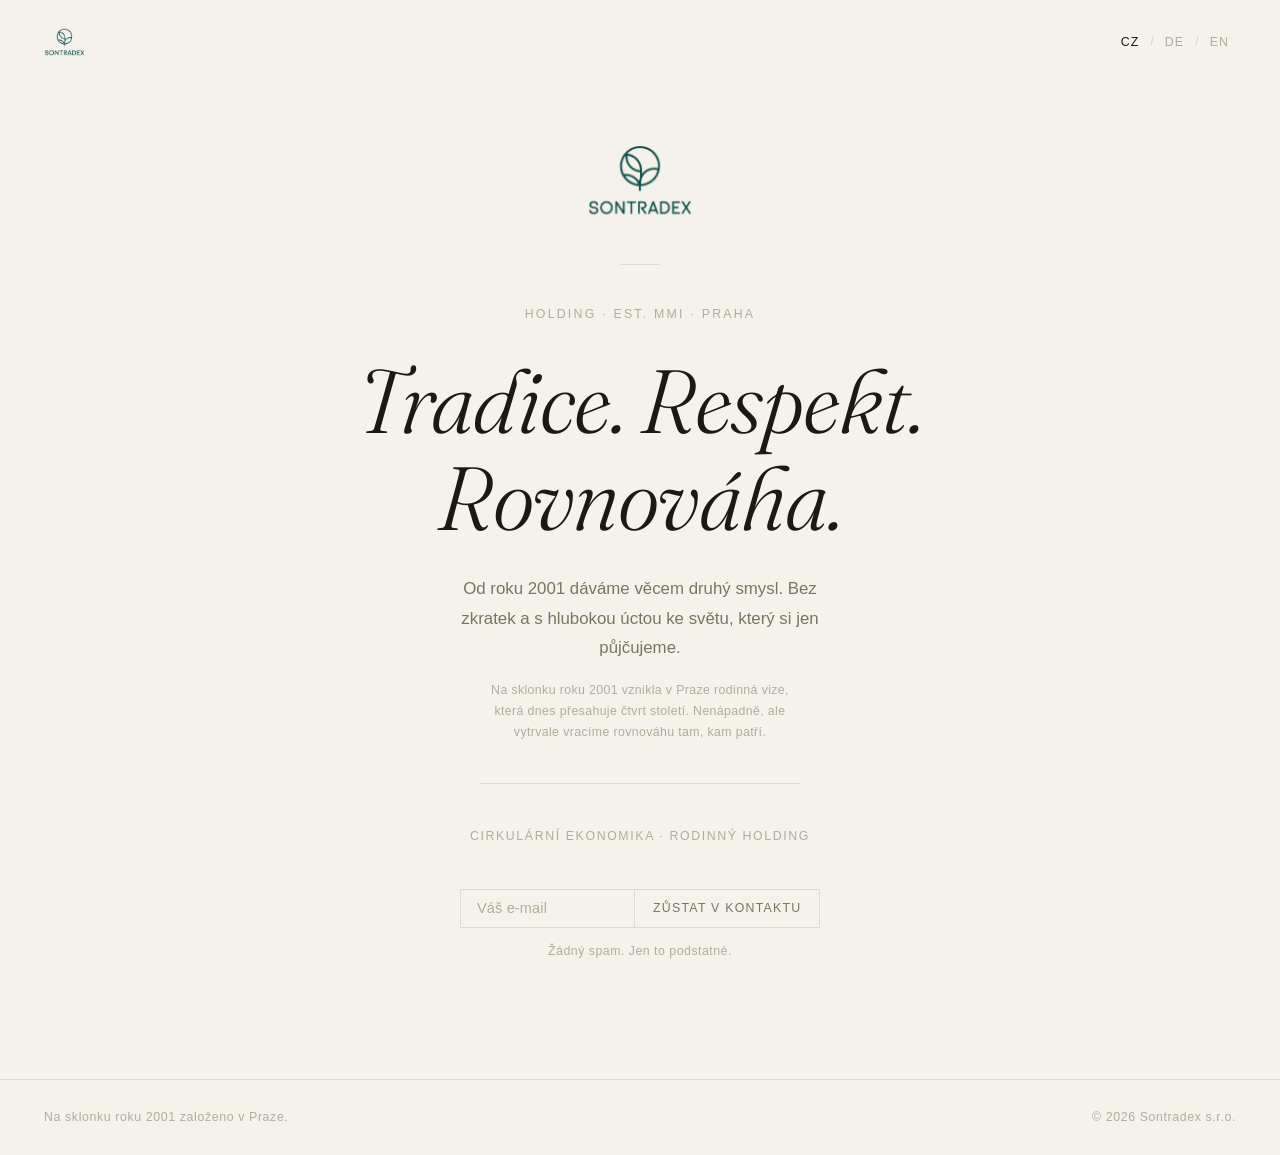
<file: index.html>
<!DOCTYPE html>
<html lang="cs" data-lang="cs">
<head>
  <meta charset="UTF-8" />
  <meta name="viewport" content="width=device-width, initial-scale=1.0" />
  <title>Sontradex — Est. MMI</title>
  <meta name="description" content="Wood. Nature. Eco. Circular economy since 2001. Prague." />
  <meta property="og:title" content="Sontradex" />
  <meta property="og:description" content="Wood. Nature. Eco. Circular economy since 2001." />
  <meta property="og:type" content="website" />
  <meta name="theme-color" content="#f5f2ec" />

  <link rel="preconnect" href="https://fonts.googleapis.com">
  <link rel="preconnect" href="https://fonts.gstatic.com" crossorigin>
  <link href="https://fonts.googleapis.com/css2?family=Fraunces:ital,opsz,wght@0,9..144,200..900;1,9..144,200..900&display=swap" rel="stylesheet">
  <link href="https://api.fontshare.com/v2/css?f[]=satoshi@300,400,500&display=swap" rel="stylesheet">

  <style>
    /*
      Art direction: Heritage eco-lifestyle holding page
      Tone: quiet luxury, organic, timeless — not trendy
      Palette: warm linen / forest green / charcoal
      Typography: Fraunces (display) + Satoshi (body)
      Density: very spacious — white space is confidence
    */
    *, *::before, *::after { box-sizing: border-box; margin: 0; padding: 0; }

    :root {
      --bg:     #f5f2ec;
      --text:   #1c1914;
      --muted:  #7a7560;
      --faint:  #b0ac99;
      --accent: #3a5c3a;
      --border: rgba(28,25,20,0.11);

      --font-d: 'Fraunces', Georgia, serif;
      --font-b: 'Satoshi', 'Helvetica Neue', sans-serif;

      --xs:  clamp(0.6875rem, 0.66rem + 0.14vw, 0.8125rem);
      --sm:  clamp(0.8125rem, 0.78rem + 0.16vw, 0.9375rem);
      --md:  clamp(0.9375rem, 0.9rem  + 0.19vw, 1.0625rem);
      --lg:  clamp(1.125rem,  1rem    + 0.6vw,  1.5rem);
      --xl:  clamp(1.5rem,    1.2rem  + 1.2vw,  2.25rem);
      --disp:clamp(2.8rem,    1.2rem  + 5.5vw,  6rem);
    }

    html { -webkit-font-smoothing:antialiased; text-rendering:optimizeLegibility; scroll-behavior:smooth; }

    body {
      background: var(--bg); color: var(--text);
      font-family: var(--font-b); font-size: var(--md); line-height: 1.6;
      min-height: 100dvh; display: flex; flex-direction: column;
    }

    ::selection { background: rgba(58,92,58,0.14); }

    /* NAV */
    .site-header {
      position: fixed; inset: 0 0 auto; z-index: 50;
      display: flex; align-items: center; justify-content: space-between;
      padding: 1.75rem 2.75rem;
    }

    .logo-area { display: flex; align-items: center; height: 28px; }
    #hdr-img   { height: 28px; width: auto; }
    #hdr-txt   {
      font-family: var(--font-d); font-size: var(--sm); font-weight: 300;
      letter-spacing: 0.32em; color: var(--text); text-transform: uppercase;
      font-variation-settings: 'opsz' 14, 'wght' 300;
    }

    .lang-nav { display: flex; align-items: center; gap: 0.25rem; }
    .lang-btn {
      background: none; border: none; cursor: pointer;
      font-family: var(--font-b); font-size: var(--xs); font-weight: 400;
      letter-spacing: 0.09em; color: var(--faint); padding: 4px 7px;
      border-radius: 2px; transition: color 160ms ease; line-height: 1;
    }
    .lang-btn:hover        { color: var(--text); }
    .lang-btn.active       { color: var(--text); font-weight: 500; }
    .lang-sep              { color: var(--faint); font-size: var(--xs); user-select: none; opacity:.5; pointer-events:none; }

    /* MAIN */
    main {
      flex: 1; display: flex; align-items: center; justify-content: center;
      padding: 9rem 2.75rem 5rem;
    }

    .center-block {
      max-width: 680px; width: 100%; text-align: center;
      display: flex; flex-direction: column; align-items: center;
    }

    .brand-mark { margin-bottom: 3rem; }
    #brand-img  { height: 72px; width: auto; margin: 0 auto; display: block; }
    #brand-txt  {
      font-family: var(--font-d); font-size: var(--xl); font-weight: 200;
      letter-spacing: 0.42em; color: var(--text); text-transform: uppercase;
      font-variation-settings: 'opsz' 36, 'wght' 200;
    }

    .rule      { width: 40px;  height: 1px; background: var(--border); margin: 0 auto 2.5rem; }
    .rule-wide { width: 100%; max-width: 320px; height: 1px; background: var(--border); margin: 2.5rem auto; }

    .kicker {
      font-family: var(--font-b); font-size: var(--xs); font-weight: 400;
      letter-spacing: 0.18em; color: var(--faint); text-transform: uppercase;
      margin-bottom: 1.75rem;
    }

    h1 {
      font-family: var(--font-d); font-size: var(--disp); font-weight: 300;
      line-height: 1.08; letter-spacing: -0.01em; color: var(--text);
      margin-bottom: 1.75rem; font-variation-settings: 'opsz' 72, 'wght' 300;
      font-style: italic;
    }

    .tagline {
      font-family: var(--font-b); font-size: var(--md); font-weight: 300;
      color: var(--muted); line-height: 1.75; max-width: 44ch; margin: 0 auto;
    }

    .heritage {
      font-family: var(--font-b); font-size: var(--xs); font-weight: 400;
      color: var(--faint); letter-spacing: 0.03em; line-height: 1.7;
      max-width: 48ch; margin: 1.1rem auto 0;
    }

    .coming {
      font-family: var(--font-b); font-size: var(--xs); font-weight: 400;
      letter-spacing: 0.13em; color: var(--faint); text-transform: uppercase; line-height: 2;
    }

    /* SUBSCRIBE */
    .subscribe-wrap { margin-top: 2.5rem; width: 100%; }

    .sub-form {
      display: flex; border: 1px solid var(--border); border-radius: 1px;
      overflow: hidden; max-width: 360px; margin: 0 auto;
      background: transparent; transition: border-color 200ms ease;
    }
    .sub-form:focus-within { border-color: rgba(28,25,20,0.28); }

    .sub-input {
      flex: 1; min-width: 0; background: transparent; border: none; outline: none;
      font-family: var(--font-b); font-size: var(--sm); font-weight: 300;
      color: var(--text); padding: 0.65rem 1rem; letter-spacing: 0.01em;
    }
    .sub-input::placeholder { color: var(--faint); }

    .sub-btn {
      background: none; border: none; border-left: 1px solid var(--border);
      cursor: pointer; padding: 0.65rem 1.1rem; color: var(--muted);
      font-family: var(--font-b); font-size: var(--xs); font-weight: 400;
      letter-spacing: 0.1em; text-transform: uppercase;
      transition: background 180ms ease, color 180ms ease, border-color 180ms ease;
      white-space: nowrap; flex-shrink: 0;
    }
    .sub-btn:hover    { background: var(--text); color: var(--bg); border-left-color: var(--text); }
    .sub-btn:disabled { opacity: .5; cursor: not-allowed; }

    .sub-note {
      font-size: var(--xs); color: var(--faint); margin-top: 0.875rem; letter-spacing: 0.04em;
    }

    .sub-ok {
      font-family: var(--font-b); font-size: var(--sm); color: var(--accent);
      margin-top: 0.875rem; letter-spacing: 0.06em; font-weight: 400;
      opacity: 0; transition: opacity 400ms ease;
    }
    .sub-ok.on { opacity: 1; }

    /* FOOTER */
    footer {
      padding: 1.75rem 2.75rem; border-top: 1px solid var(--border);
      display: flex; align-items: center; justify-content: space-between; gap: 1rem;
    }
    .ft { font-family: var(--font-b); font-size: var(--xs); color: var(--faint); letter-spacing: 0.05em; }

    /* FADE IN */
    .fi { opacity: 0; animation: fi 1.1s cubic-bezier(0.16,1,0.3,1) forwards; }
    .fi:nth-child(1)  { animation-delay:.08s }
    .fi:nth-child(2)  { animation-delay:.22s }
    .fi:nth-child(3)  { animation-delay:.36s }
    .fi:nth-child(4)  { animation-delay:.50s }
    .fi:nth-child(5)  { animation-delay:.62s }
    .fi:nth-child(6)  { animation-delay:.74s }
    .fi:nth-child(7)  { animation-delay:.86s }
    .fi:nth-child(8)  { animation-delay:.98s }
    .fi:nth-child(9)  { animation-delay:1.10s }
    .fi:nth-child(10) { animation-delay:1.22s }
    @keyframes fi { to { opacity: 1; } }
    @media (prefers-reduced-motion: reduce) { .fi { opacity:1; animation:none; } }

    @media (max-width: 560px) {
      .site-header { padding: 1.25rem 1.5rem; }
      main { padding: 7rem 1.5rem 4rem; }
      footer { flex-direction: column; align-items: flex-start; gap:.25rem; padding:1.5rem; }
    }
  </style>
</head>
<body>

  <header class="site-header">
    <div class="logo-area">
      <img id="hdr-img" src="/logo.png" alt="Sontradex"
           onerror="this.hidden=true;document.getElementById('hdr-txt').hidden=false;" />
      <span id="hdr-txt" hidden>Sontradex</span>
    </div>
    <nav class="lang-nav" aria-label="Language">
      <button class="lang-btn active" data-lang="cs">CZ</button>
      <span class="lang-sep" aria-hidden="true">/</span>
      <button class="lang-btn" data-lang="de">DE</button>
      <span class="lang-sep" aria-hidden="true">/</span>
      <button class="lang-btn" data-lang="en">EN</button>
    </nav>
  </header>

  <main>
    <div class="center-block">

      <div class="brand-mark fi">
        <img id="brand-img" src="/logo.png" alt="Sontradex"
             onerror="this.hidden=true;document.getElementById('brand-txt').hidden=false;" />
        <span id="brand-txt" hidden>Sontradex</span>
      </div>

      <div class="rule fi"></div>
      <p  class="kicker fi"  id="kicker"></p>
      <h1 class="fi"         id="headline"></h1>
      <p  class="tagline fi" id="tagline"></p>
      <p  class="heritage fi" id="heritage"></p>
      <div class="rule-wide fi"></div>
      <p  class="coming fi"  id="coming"></p>

      <div class="subscribe-wrap fi">
        <form class="sub-form" id="sub-form" novalidate>
          <input class="sub-input" type="email" id="sub-email" autocomplete="email" required />
          <button class="sub-btn" type="submit" id="sub-btn"></button>
        </form>
        <p class="sub-note" id="sub-note"></p>
        <p class="sub-ok"   id="sub-ok"></p>
      </div>

    </div>
  </main>

  <footer>
    <span class="ft" id="ft-founded"></span>
    <span class="ft">&#169; 2026 Sontradex s.r.o.</span>
  </footer>

  <script>
    // ─── GOOGLE SHEETS ───────────────────────────────────────────
    // Nahraď URL po deployi Google Apps Script (viz README.md)
    const GS_URL = 'https://script.google.com/macros/s/AKfycbwko_2b8R3ylff7YlDsTxbk3TT0zmzrD5FkISdw-7GIflppMk-y1_cn5-h92aZJM3as/exec';
// ─── PŘEKLADY ────────────────────────────────────────────────
    const T = {
      cs: {
        kicker:  'Holding · Est. MMI · Praha',
        h1:      'Tradice. Respekt. Rovnováha.',
        tagline: 'Od roku 2001 dáváme věcem druhý smysl. Bez zkratek a s hlubokou úctou ke světu, který si jen půjčujeme.',
        heritage:'Na sklonku roku 2001 vznikla v Praze rodinná vize, která dnes přesahuje čtvrt století. Nenápadně, ale vytrvale vracíme rovnováhu tam, kam patří.',
        coming:  'Cirkulární ekonomika · Rodinný holding',
        ph:      'Váš e-mail',
        cta:     'Zůstat v kontaktu',
        note:    'Žádný spam. Jen to podstatné.',
        ok:      'Děkujeme. Brzy se ohlásíme.',
        founded: 'Na sklonku roku 2001 založeno v Praze.',
      },
      de: {
        kicker:  'Holding · Est. MMI · Prag',
        h1:      'Tradition. Respekt. Gleichgewicht.',
        tagline: 'Seit 2001 geben wir Dingen einen zweiten Sinn. Ohne Abkürzungen und mit tiefem Respekt vor einer Welt, die wir nur leihen.',
        heritage:'Ende 2001 entstand in Prag eine familiäre Vision, die heute über ein Vierteljahrhundert andauert. Unauffällig, aber beharrlich bringen wir das Gleichgewicht dorthin zurück, wo es hingehört.',
        coming:  'Kreislaufwirtschaft · Familienholding',
        ph:      'Ihre E-Mail',
        cta:     'In Kontakt bleiben',
        note:    'Kein Spam. Nur das Wesentliche.',
        ok:      'Danke. Wir melden uns in Kürze.',
        founded: 'Ende 2001 in Prag gegründet.',
      },
      en: {
        kicker:  'Holding · Est. MMI · Prague',
        h1:      'Tradition. Respect. Balance.',
        tagline: 'Giving things a second purpose since 2001. No shortcuts, just profound respect for a world we only borrow.',
        heritage:'Founded in Prague in late 2001, our family vision now spans over a quarter of a century. Quietly but persistently, we restore balance where it belongs.',
        coming:  'Circular Economy · Family Holding',
        ph:      'Your email',
        cta:     'Stay in touch',
        note:    'No spam. Just what matters.',
        ok:      "Thank you. We'll be in touch.",
        founded: 'Founded in Prague in late 2001.',
      },
    };

    // ─── AUTODETEKCE JAZYKA PODLE DOMÉNY ─────────────────────────
    let lang = 'cs'; // výchozí
    const host = window.location.hostname || '';
    
    if (host.endsWith('.de')) {
      lang = 'de';
    } else if (host.endsWith('.com')) {
      lang = 'en';
    }

    function render(l) {
      const t = T[l] || T.cs; lang = l;
      document.documentElement.lang = l;
      document.getElementById('kicker').textContent   = t.kicker;
      document.getElementById('headline').textContent = t.h1;
      document.getElementById('tagline').textContent  = t.tagline;
      document.getElementById('heritage').textContent = t.heritage;
      document.getElementById('coming').textContent   = t.coming;
      document.getElementById('sub-email').placeholder = t.ph;
      document.getElementById('sub-btn').textContent  = t.cta;
      document.getElementById('sub-note').textContent = t.note;
      document.getElementById('sub-ok').textContent   = t.ok;
      document.getElementById('ft-founded').textContent = t.founded;
      document.querySelectorAll('.lang-btn').forEach(b =>
        b.classList.toggle('active', b.dataset.lang === l));
      document.getElementById('sub-ok').classList.remove('on');
    }

    document.querySelectorAll('.lang-btn').forEach(b =>
      b.addEventListener('click', () => render(b.dataset.lang)));

    document.getElementById('sub-form').addEventListener('submit', async e => {
      e.preventDefault();
      const email = document.getElementById('sub-email').value.trim();
      if (!email || !email.includes('@')) return;
      const btn = document.getElementById('sub-btn');
      btn.disabled = true; btn.textContent = '…';

      fetch(GS_URL, {
        method: 'POST', mode: 'no-cors',
        headers: { 'Content-Type': 'application/json' },
        body: JSON.stringify({ email, lang, timestamp: new Date().toISOString(), source: host || 'sontradex' })
      }).catch(() => {});

      document.getElementById('sub-email').value = '';
      document.getElementById('sub-ok').classList.add('on');
      btn.textContent = T[lang].cta; btn.disabled = false;
    });

    // Spuštění s detekovaným jazykem
    render(lang);
 
  </script>
</body>
</html>
</file>
